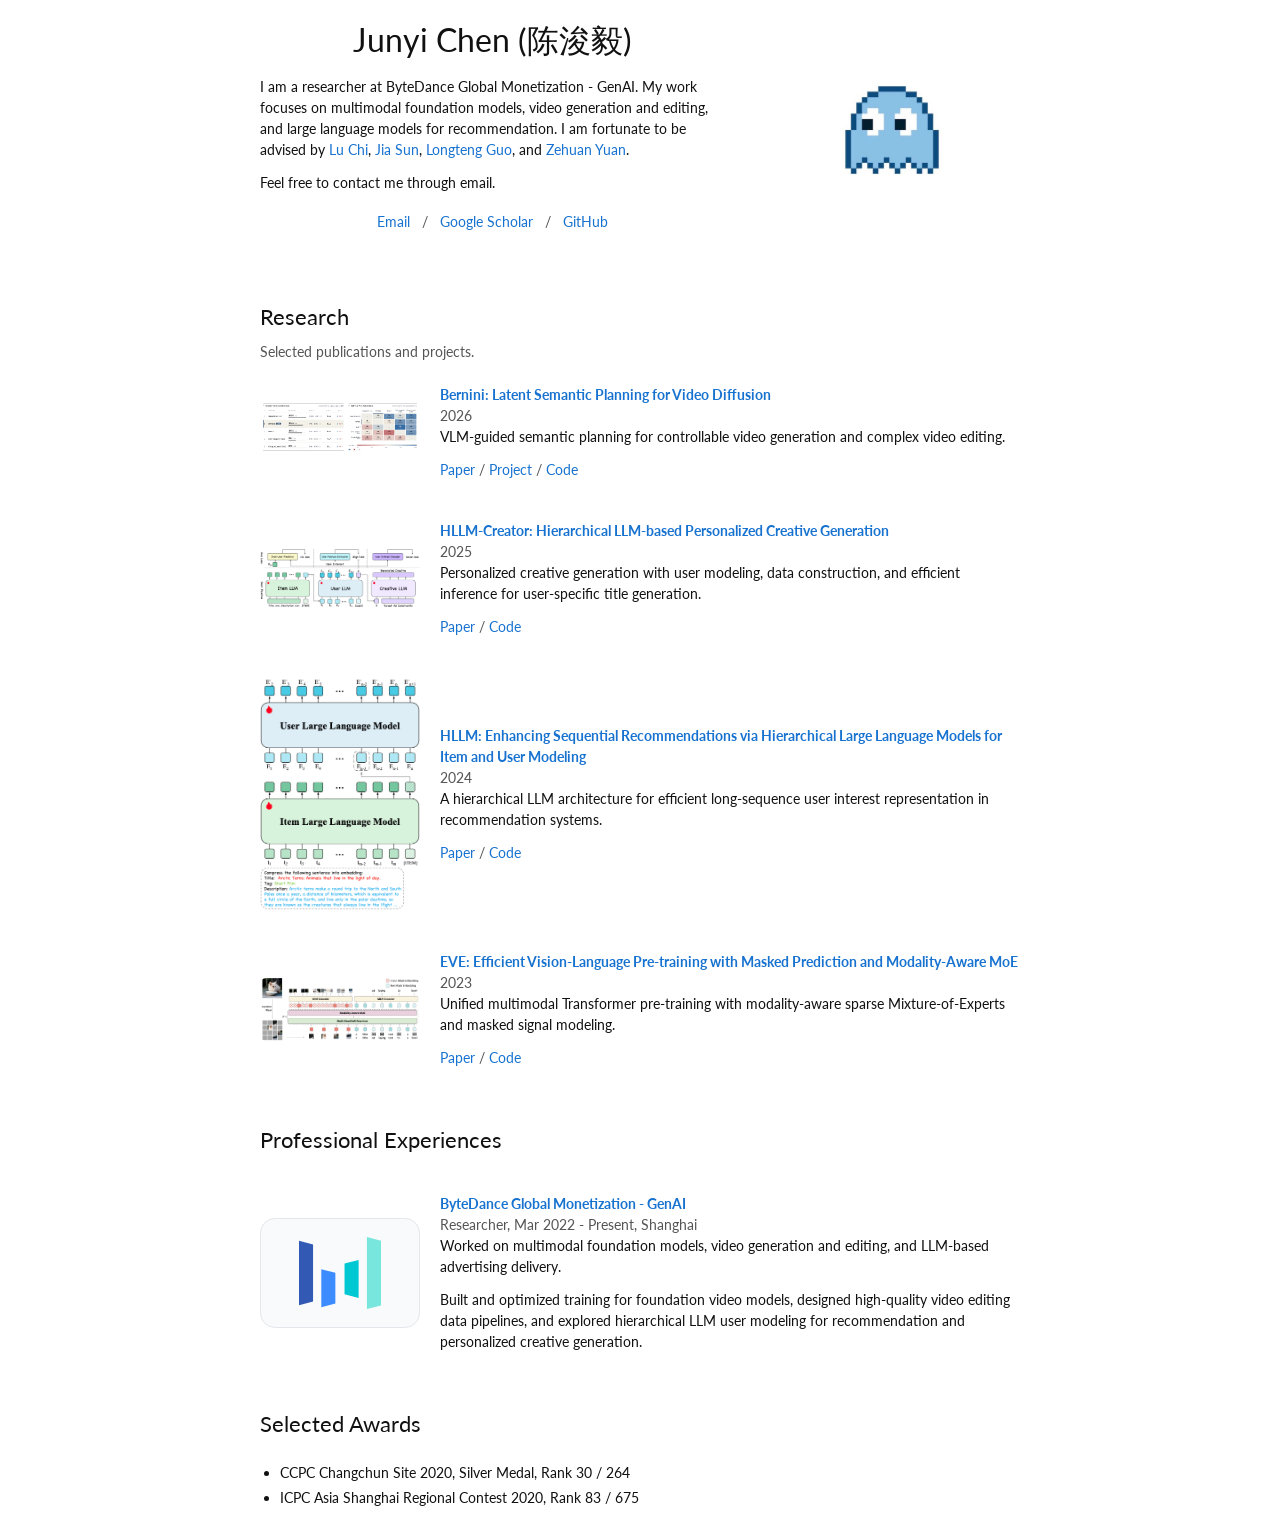
<file: index.html>
<!doctype html>
<html lang="en">
  <head>
    <meta charset="utf-8">
    <meta name="viewport" content="width=device-width, initial-scale=1">
    <title>Junyi Chen (陈浚毅)</title>
    <meta name="description" content="Personal homepage of Junyi Chen, a researcher working on multimodal foundation models, video generation, and LLM for recommendation.">
    <meta name="author" content="Junyi Chen">
    <meta property="og:title" content="Junyi Chen (陈浚毅)">
    <meta property="og:description" content="Researcher focused on multimodal foundation models, video generation, and LLM for recommendation.">
    <meta property="og:type" content="website">
    <meta property="og:image" content="assets/img/avatar.jpg">
    <link rel="icon" type="image/png" sizes="64x64" href="assets/img/favicon.png">
    <link rel="apple-touch-icon" href="assets/img/favicon.png">
    <link rel="stylesheet" href="assets/css/styles.css?v=20260601">
  </head>
  <body>
    <main class="page">
      <table class="layout-table">
        <tbody>
          <tr>
            <td>
              <table class="intro-table">
                <tbody>
                  <tr>
                    <td class="intro-copy">
                      <p class="name">Junyi Chen (陈浚毅)</p>
                      <p>
                        I am a researcher at ByteDance Global Monetization - GenAI. My work focuses on multimodal foundation models,
                        video generation and editing, and large language models for recommendation.
                        I am fortunate to be advised by
                        <a href="https://scholar.google.com/citations?user=yOVHuioAAAAJ&amp;hl=zh-CN&amp;authuser=1" target="_blank" rel="noopener">Lu Chi</a>,
                        <a href="https://openreview.net/profile?id=~Jia_Sun1" target="_blank" rel="noopener">Jia Sun</a>,
                        <a href="https://scholar.google.com/citations?user=OaGRHWYAAAAJ&amp;hl=zh-CN" target="_blank" rel="noopener">Longteng Guo</a>, and
                        <a href="https://shallowyuan.github.io/" target="_blank" rel="noopener">Zehuan Yuan</a>.
                      </p>
                      <p>
                        Feel free to contact me through email.
                      </p>
                      <p class="links">
                        <a href="mailto:jy.chen53@outlook.com">Email</a>
                        <span>/</span>
                        <a href="https://scholar.google.com/citations?hl=en&amp;user=1oWFKKUAAAAJ" target="_blank" rel="noopener">Google Scholar</a>
                        <span>/</span>
                        <a href="https://github.com/ssyze" target="_blank" rel="noopener">GitHub</a>
                      </p>
                    </td>
                    <td class="portrait-cell">
                      <a href="assets/img/avatar.jpg">
                        <img class="portrait" src="assets/img/avatar.jpg" alt="Junyi Chen portrait" width="220" height="220">
                      </a>
                    </td>
                  </tr>
                </tbody>
              </table>

              <section id="research" class="section">
                <h2>Research</h2>
                <p class="section-note">Selected publications and projects.</p>

                <table class="item-table">
                  <tbody>
                    <tr>
                      <td class="thumb-cell">
                        <img class="paper-image" src="assets/img/bernini-teaser.png" alt="Bernini evaluation overview" width="190">
                      </td>
                      <td class="item-copy">
                        <a class="paper-title" href="https://arxiv.org/abs/2605.22344" target="_blank" rel="noopener">Bernini: Latent Semantic Planning for Video Diffusion</a>
                        <br>
                        <span class="venue">2026</span>
                        <p>
                          VLM-guided semantic planning for controllable video generation and complex video editing.
                        </p>
                        <p class="item-links">
                          <a href="https://arxiv.org/abs/2605.22344" target="_blank" rel="noopener">Paper</a>
                          /
                          <a href="https://bernini-ai.github.io/" target="_blank" rel="noopener">Project</a>
                          /
                          <a href="https://github.com/bytedance/Bernini" target="_blank" rel="noopener">Code</a>
                        </p>
                      </td>
                    </tr>

                    <tr>
                      <td class="thumb-cell">
                        <img class="paper-image" src="assets/img/hllm-creator-train.png" alt="HLLM-Creator training pipeline" width="190">
                      </td>
                      <td class="item-copy">
                        <a class="paper-title" href="https://arxiv.org/abs/2508.18118" target="_blank" rel="noopener">HLLM-Creator: Hierarchical LLM-based Personalized Creative Generation</a>
                        <br>
                        <span class="venue">2025</span>
                        <p>
                          Personalized creative generation with user modeling, data construction, and efficient inference for user-specific title generation.
                        </p>
                        <p class="item-links">
                          <a href="https://arxiv.org/abs/2508.18118" target="_blank" rel="noopener">Paper</a>
                          /
                          <a href="https://github.com/bytedance/HLLM" target="_blank" rel="noopener">Code</a>
                        </p>
                      </td>
                    </tr>

                    <tr>
                      <td class="thumb-cell">
                        <img class="paper-image" src="assets/img/hllm-model.png" alt="HLLM model overview" width="190">
                      </td>
                      <td class="item-copy">
                        <a class="paper-title" href="https://arxiv.org/abs/2409.12740" target="_blank" rel="noopener">HLLM: Enhancing Sequential Recommendations via Hierarchical Large Language Models for Item and User Modeling</a>
                        <br>
                        <span class="venue">2024</span>
                        <p>
                          A hierarchical LLM architecture for efficient long-sequence user interest representation in recommendation systems.
                        </p>
                        <p class="item-links">
                          <a href="https://arxiv.org/abs/2409.12740" target="_blank" rel="noopener">Paper</a>
                          /
                          <a href="https://github.com/bytedance/HLLM" target="_blank" rel="noopener">Code</a>
                        </p>
                      </td>
                    </tr>

                    <tr>
                      <td class="thumb-cell">
                        <img class="paper-image" src="assets/img/eve-model.png" alt="EVE model overview" width="190">
                      </td>
                      <td class="item-copy">
                        <a class="paper-title" href="https://arxiv.org/abs/2308.11971" target="_blank" rel="noopener">EVE: Efficient Vision-Language Pre-training with Masked Prediction and Modality-Aware MoE</a>
                        <br>
                        <span class="venue">2023</span>
                        <p>
                          Unified multimodal Transformer pre-training with modality-aware sparse Mixture-of-Experts and masked signal modeling.
                        </p>
                        <p class="item-links">
                          <a href="https://arxiv.org/abs/2308.11971" target="_blank" rel="noopener">Paper</a>
                          /
                          <a href="https://github.com/ssyze/eve" target="_blank" rel="noopener">Code</a>
                        </p>
                      </td>
                    </tr>
                  </tbody>
                </table>
              </section>

              <section id="experience" class="section">
                <h2>Professional Experiences</h2>
                <table class="item-table">
                  <tbody>
                    <tr>
                      <td class="thumb-cell">
                        <img class="logo-thumb" src="assets/img/bytedance.svg" alt="ByteDance logo" width="120" height="120">
                      </td>
                      <td class="item-copy">
                        <span class="paper-title">ByteDance Global Monetization - GenAI</span>
                        <br>
                        <span class="venue">Researcher, Mar 2022 - Present, Shanghai</span>
                        <p>
                          Worked on multimodal foundation models, video generation and editing, and LLM-based advertising delivery.
                        </p>
                        <p>
                          Built and optimized training for foundation video models, designed high-quality video editing data pipelines,
                          and explored hierarchical LLM user modeling for recommendation and personalized creative generation.
                        </p>
                      </td>
                    </tr>
                  </tbody>
                </table>
              </section>

              <section id="awards" class="section">
                <h2>Selected Awards</h2>
                <ul class="award-list">
                  <li>CCPC Changchun Site 2020, Silver Medal, Rank 30 / 264</li>
                  <li>ICPC Asia Shanghai Regional Contest 2020, Rank 83 / 675</li>
                </ul>
              </section>
            </td>
          </tr>
        </tbody>
      </table>
    </main>
  </body>
</html>
</file>
<file: assets/css/styles.css>
@import url("https://fonts.googleapis.com/css2?family=Lato:ital,wght@0,400;0,700;1,400;1,700&display=swap");

* {
  box-sizing: border-box;
}

html {
  scroll-behavior: smooth;
}

body {
  margin: 0;
  background: #ffffff;
  color: #111111;
  font-family: "Lato", Verdana, Helvetica, sans-serif;
  font-size: 14px;
  line-height: 1.5;
}

a {
  color: #1772d0;
  text-decoration: none;
}

a:focus,
a:hover {
  color: #f09228;
  text-decoration: none;
}

p {
  margin: 0 0 12px;
}

.page {
  width: 100%;
}

.layout-table {
  width: 100%;
  max-width: 800px;
  margin: 0 auto;
  border: 0;
  border-collapse: separate;
  border-spacing: 0;
}

.layout-table > tbody > tr > td {
  padding: 0;
}

.intro-table,
.item-table {
  width: 100%;
  margin: 0 auto;
  border: 0;
  border-collapse: separate;
  border-spacing: 0;
}

.intro-copy {
  width: 63%;
  padding: 2.5%;
  vertical-align: middle;
}

.name {
  margin: 0 0 16px;
  text-align: center;
  font-size: 32px;
  line-height: 1.2;
}

.links {
  margin-top: 18px;
  text-align: center;
}

.links span,
.item-links {
  color: #555555;
}

.links span {
  padding: 0 8px;
}

.portrait-cell {
  width: 37%;
  padding: 2.5%;
  text-align: center;
  vertical-align: middle;
}

.portrait {
  display: inline-block;
  width: 100%;
  max-width: 220px;
  height: auto;
  border-radius: 15px;
}

.section {
  padding: 18px 0 0;
}

h2 {
  margin: 0;
  padding: 20px;
  font-size: 22px;
  font-weight: 400;
  line-height: 1.25;
}

.section-note {
  margin: -10px 20px 2px;
  color: #555555;
}

.item-table tr {
  vertical-align: middle;
}

.thumb-cell {
  width: 25%;
  padding: 20px;
  vertical-align: middle;
}

.paper-thumb,
.logo-thumb {
  width: 190px;
  max-width: 100%;
  height: 110px;
  border-radius: 15px;
}

.paper-thumb {
  display: flex;
  align-items: center;
  justify-content: center;
  padding: 12px;
  background: #f3f7fb;
  border: 1px solid #d9e6f2;
  color: #263238;
  font-size: 16px;
  font-weight: 700;
  text-align: center;
}

.paper-image {
  display: block;
  width: 190px;
  max-width: 100%;
  height: auto;
  background: #ffffff;
  border-radius: 6px;
}

.logo-thumb {
  display: block;
  object-fit: contain;
  padding: 18px;
  background: #f8fafc;
  border: 1px solid #e4e7ec;
}

.item-copy {
  width: 75%;
  padding: 20px 20px 20px 0;
  vertical-align: middle;
}

.paper-title {
  color: #1772d0;
  font-weight: 700;
}

.venue {
  color: #555555;
}

.item-copy p:last-child {
  margin-bottom: 0;
}

.award-list {
  margin: 0 0 30px;
  padding: 0 20px 0 40px;
}

.award-list li {
  margin: 4px 0;
}

@media (max-width: 700px) {
  body {
    font-size: 15px;
  }

  .layout-table {
    max-width: 100%;
  }

  .intro-table,
  .intro-table tbody,
  .intro-table tr,
  .intro-table td,
  .item-table,
  .item-table tbody,
  .item-table tr,
  .item-table td {
    display: block;
    width: 100%;
  }

  .intro-copy,
  .portrait-cell {
    padding: 22px;
  }

  .portrait-cell {
    padding-top: 0;
  }

  .portrait {
    max-width: 180px;
  }

  h2 {
    padding: 18px 22px 10px;
  }

  .section-note {
    margin: 0 22px 2px;
  }

  .thumb-cell {
    padding: 18px 22px 8px;
  }

  .item-copy {
    padding: 4px 22px 20px;
  }

  .paper-thumb,
  .logo-thumb {
    width: 100%;
    max-width: 260px;
  }

  .paper-image {
    width: 100%;
    max-width: 260px;
    height: auto;
  }

  .award-list {
    padding-left: 42px;
    padding-right: 22px;
  }
}
</file>
